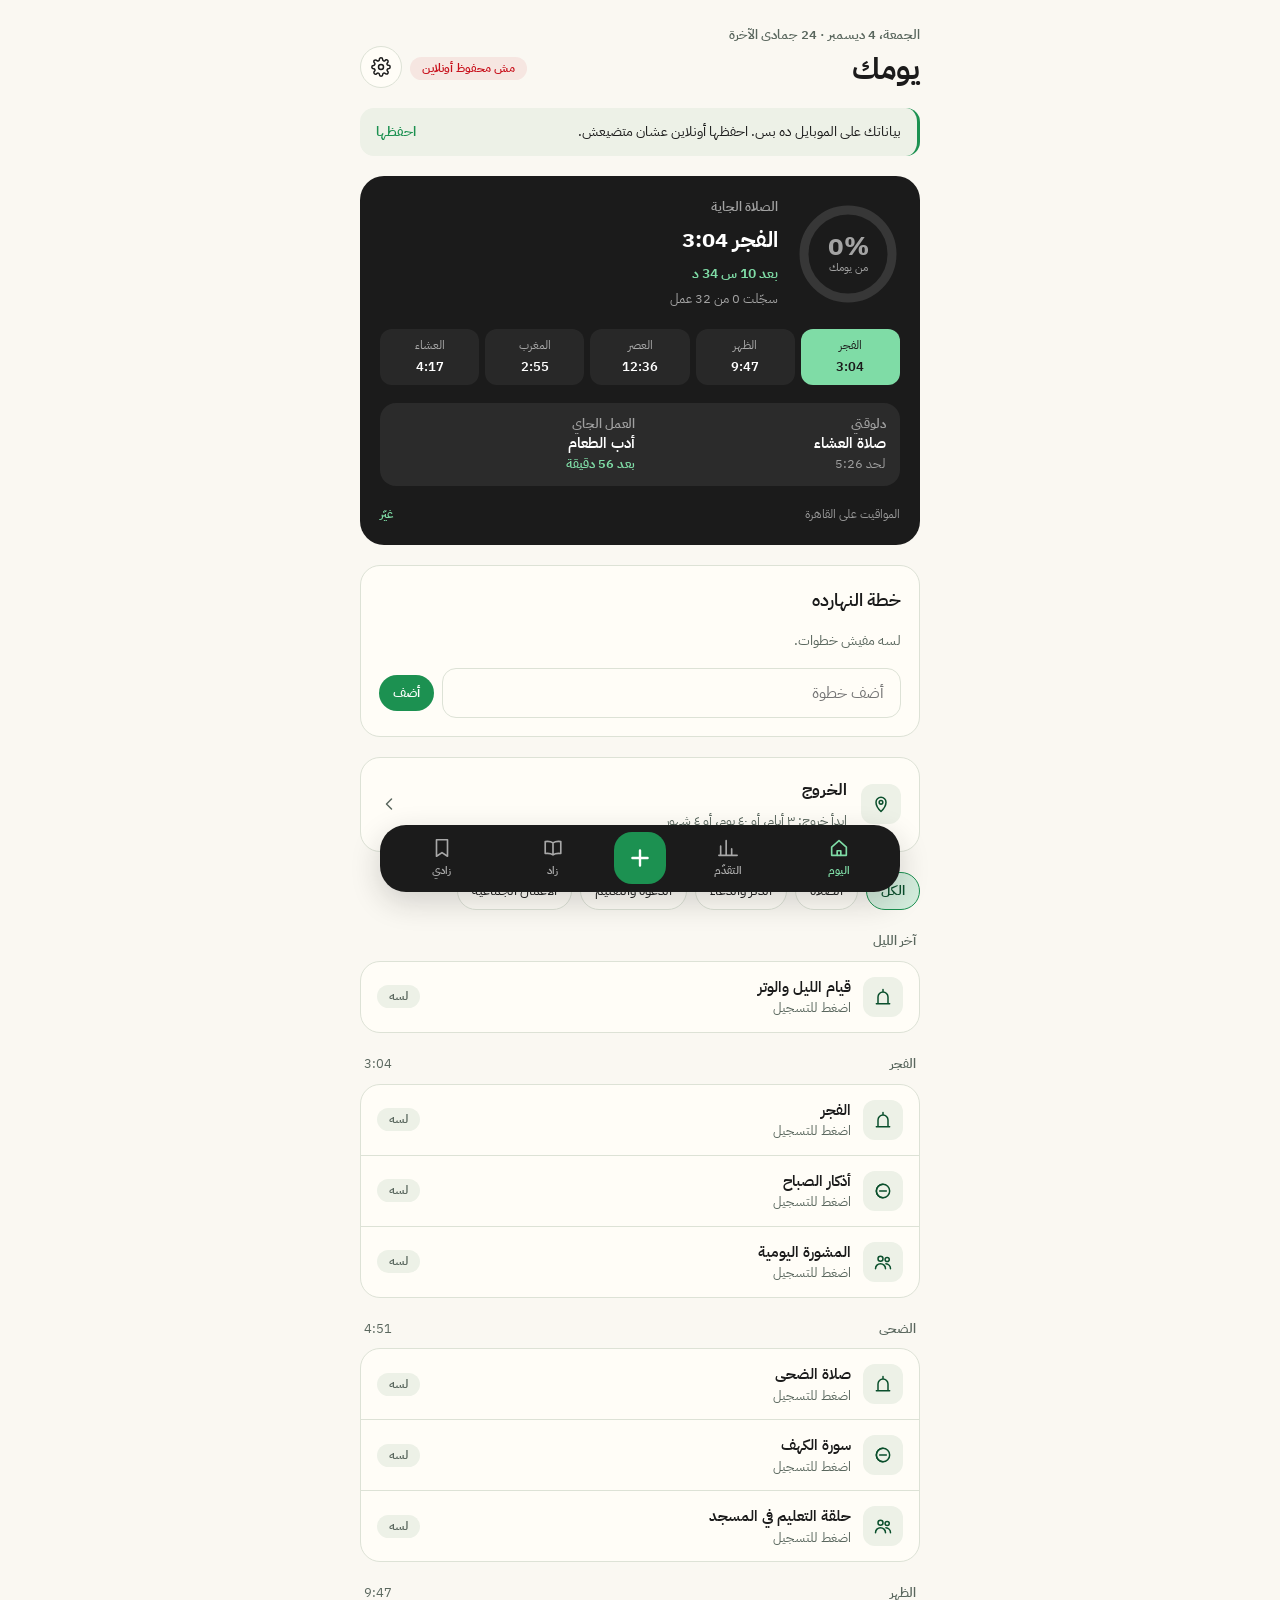
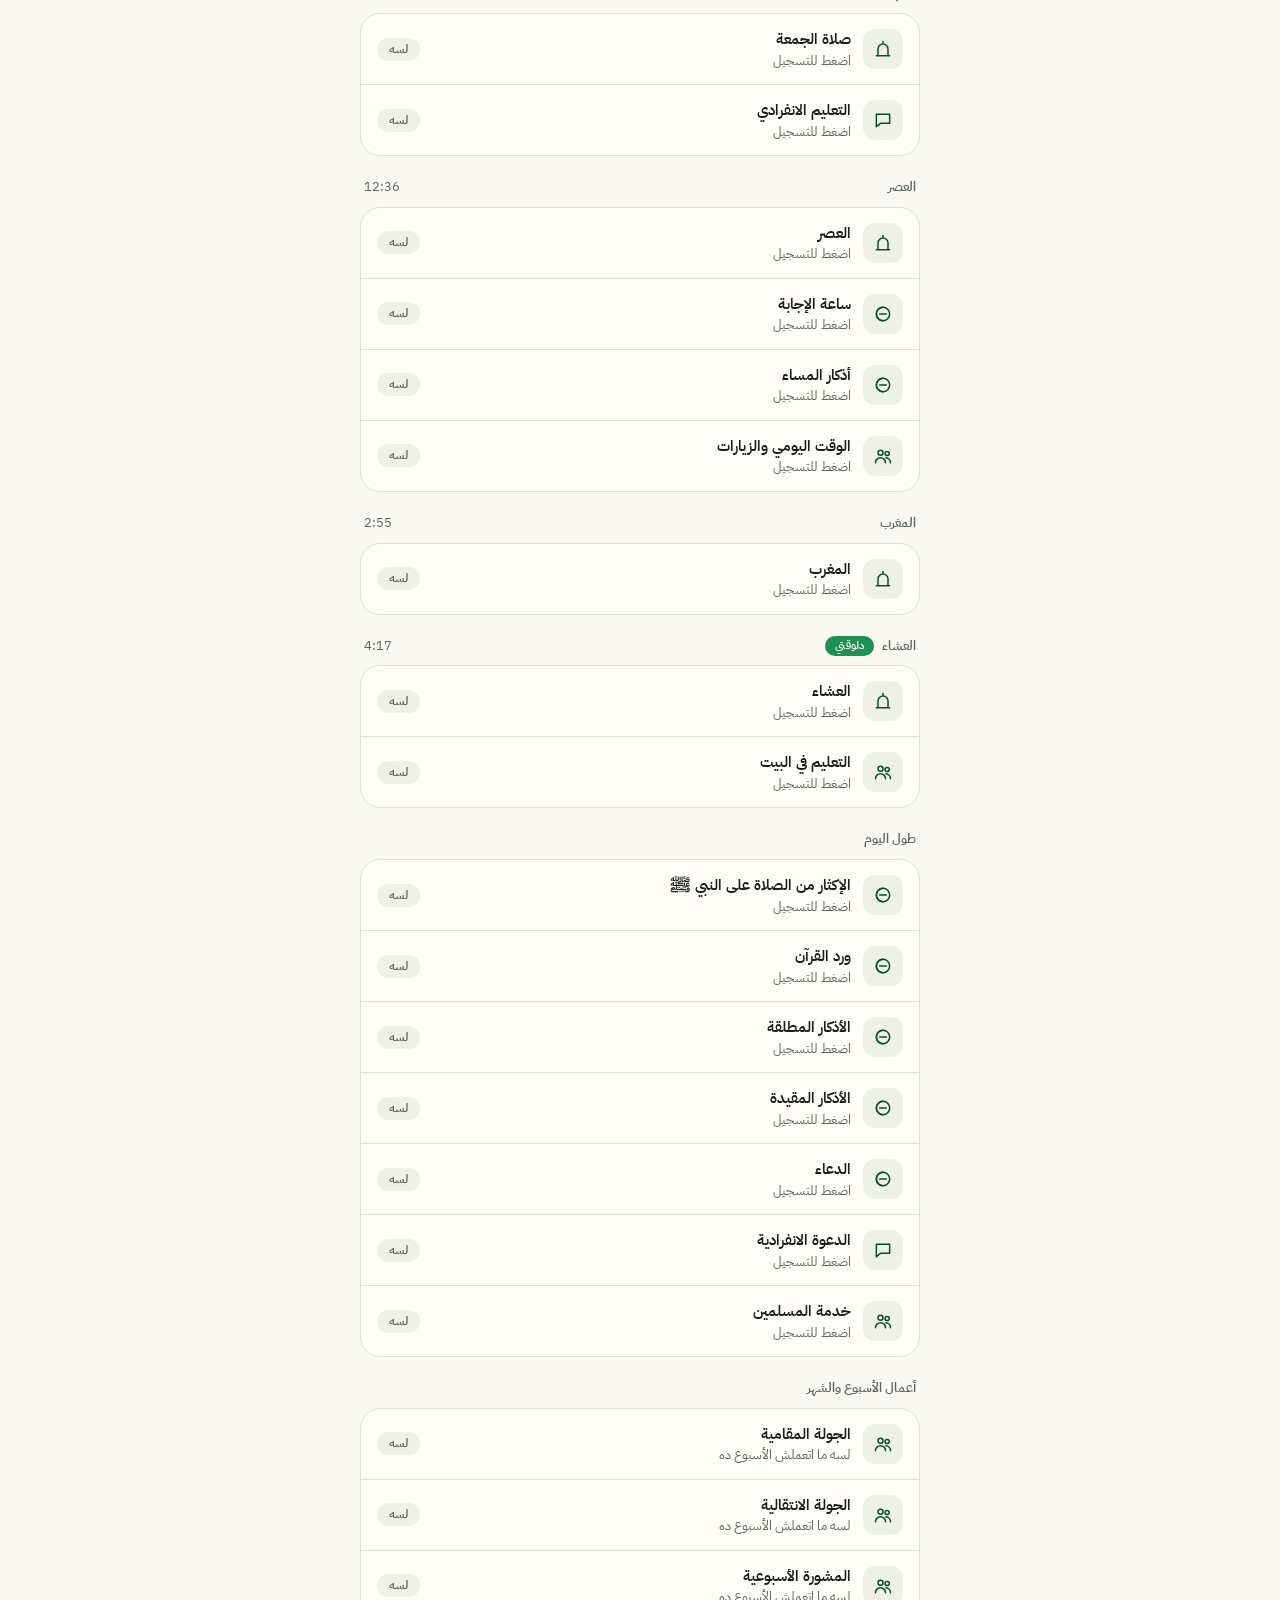
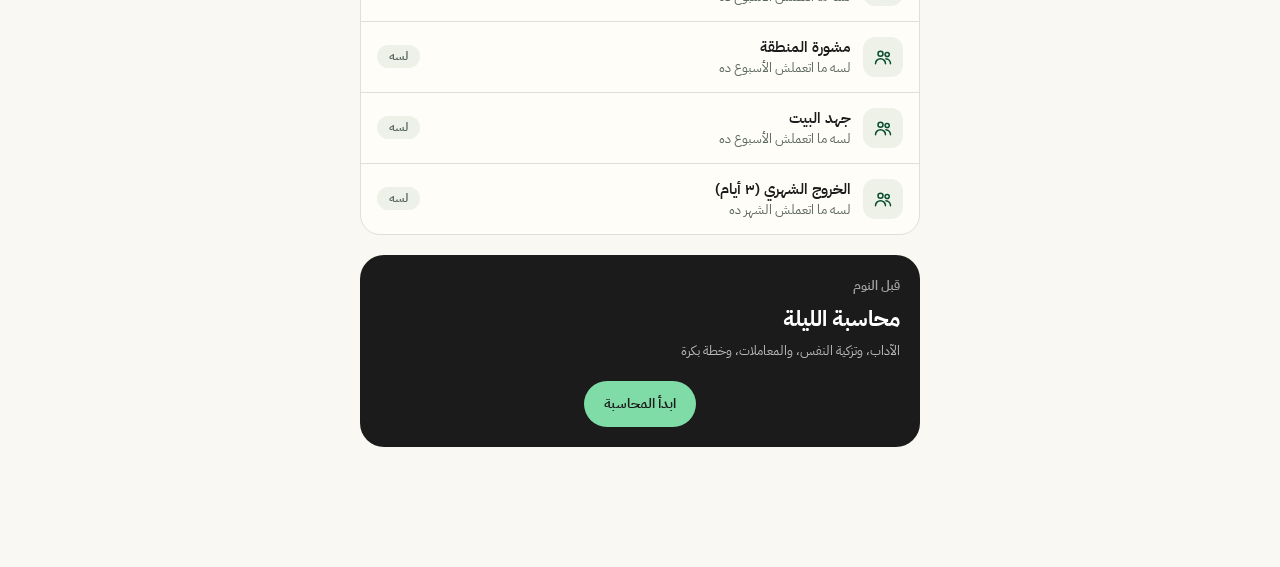
<file: index.html>
<!doctype html>
<html lang="ar" dir="rtl">
<head>
<meta charset="utf-8">
<meta name="viewport" content="width=device-width, initial-scale=1, maximum-scale=1, user-scalable=no, viewport-fit=cover">
<title>وقفة</title>
<meta name="apple-mobile-web-app-capable" content="yes">
<meta name="mobile-web-app-capable" content="yes">
<meta name="apple-mobile-web-app-title" content="وقفة">
<meta name="apple-mobile-web-app-status-bar-style" content="default">
<meta name="theme-color" content="#faf8f2">
<link rel="manifest" href="manifest.webmanifest">
<link rel="apple-touch-icon" href="icon-180.png">
<link rel="icon" href="icon-192.png">
<link rel="preconnect" href="https://fonts.googleapis.com">
<link rel="stylesheet" href="https://fonts.googleapis.com/css2?family=IBM+Plex+Sans+Arabic:wght@300;400;600;700&display=swap">
<link rel="stylesheet" href="app.css?v=2026-11-28b">
</head>
<body>
<main class="wrap" id="app"></main>
<nav class="tabs" aria-label="التنقل"><div>
  <button data-tab="today" aria-current="page"><svg viewBox="0 0 24 24" fill="none" stroke="currentColor" stroke-width="1.8" stroke-linecap="round" stroke-linejoin="round"><path d="M4 11l8-7 8 7v9H4z"/><path d="M10 20v-5h4v5"/></svg>اليوم</button>
  <button data-tab="progress"><svg viewBox="0 0 24 24" fill="none" stroke="currentColor" stroke-width="1.8" stroke-linecap="round" stroke-linejoin="round"><path d="M4 20V10M10 20V4M16 20v-7M22 20H2"/></svg>التقدّم</button>
  <button class="plus" data-act="quick" aria-label="إضافة سريعة"><svg viewBox="0 0 24 24" fill="none" stroke="currentColor" stroke-width="2.2" stroke-linecap="round"><path d="M12 5v14M5 12h14"/></svg></button>
  <button data-act="go-zad"><svg viewBox="0 0 24 24" fill="none" stroke="currentColor" stroke-width="1.8" stroke-linecap="round" stroke-linejoin="round"><path d="M12 6.5C10 5 7 4.5 3.5 5v13c3.5-.5 6.5 0 8.5 1.5 2-1.5 5-2 8.5-1.5V5C17 4.5 14 5 12 6.5zM12 6.5v13"/></svg>زاد</button>
  <button data-tab="zad"><svg viewBox="0 0 24 24" fill="none" stroke="currentColor" stroke-width="1.8" stroke-linecap="round" stroke-linejoin="round"><path d="M6 3h12v18l-6-4-6 4z"/></svg>زادي</button>
</div></nav>
<script src="app.js?v=2026-11-28b"></script>
<script>if('serviceWorker' in navigator){window.addEventListener('load',()=>{navigator.serviceWorker.register('sw.js').then(r=>{r.update();document.addEventListener('visibilitychange',()=>{if(!document.hidden)r.update()})}).catch(()=>{})});let had=!!navigator.serviceWorker.controller,done=false;navigator.serviceWorker.addEventListener('controllerchange',()=>{if(had&&!done){done=true;location.reload()}had=true})}</script>
</body>
</html>
</file>
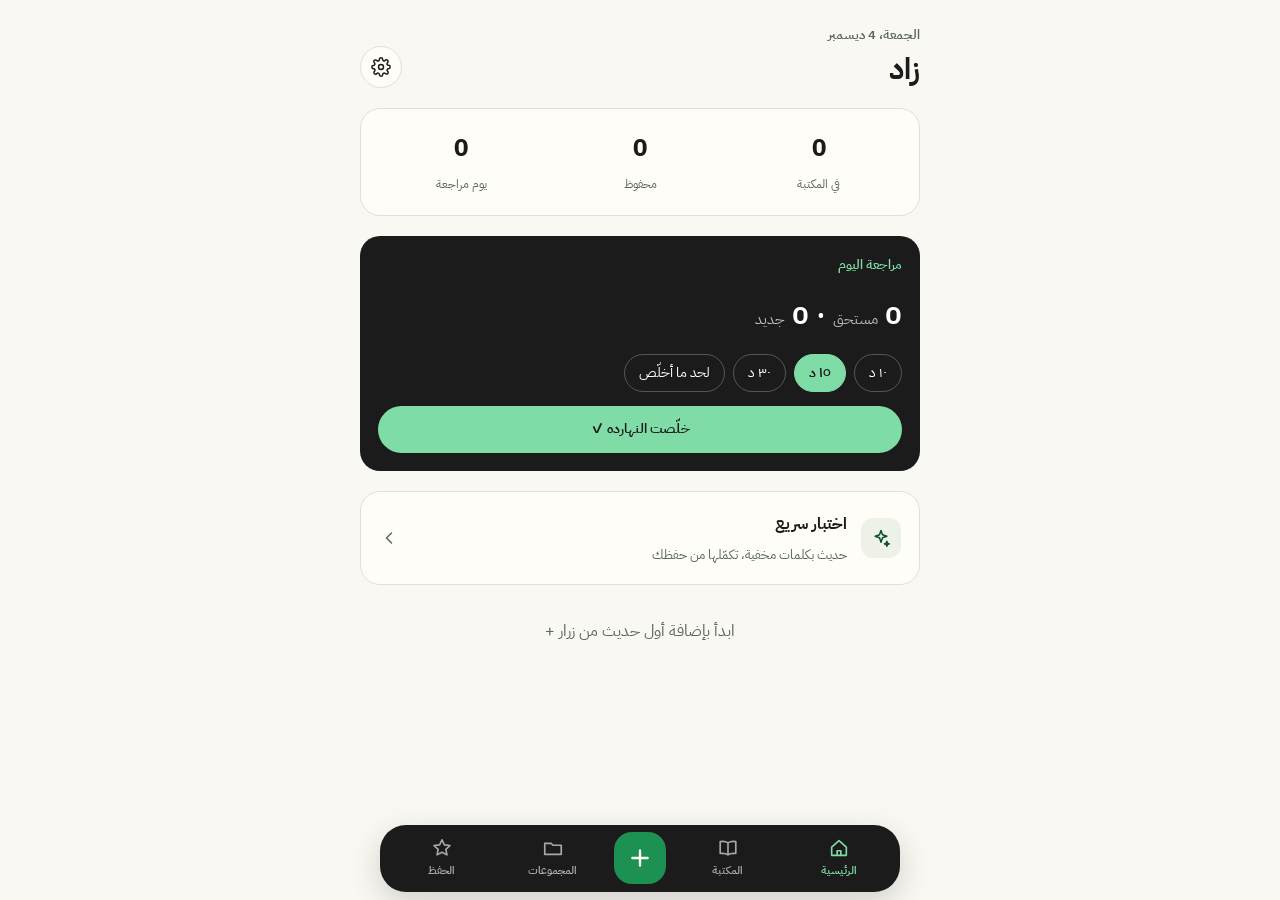
<file: zad/index.html>
<!doctype html>
<html lang="ar" dir="rtl">
<head>
<meta charset="utf-8">
<meta name="viewport" content="width=device-width, initial-scale=1, maximum-scale=1, user-scalable=no, viewport-fit=cover">
<title>زاد</title>
<meta name="apple-mobile-web-app-capable" content="yes">
<meta name="mobile-web-app-capable" content="yes">
<meta name="apple-mobile-web-app-title" content="زاد">
<meta name="apple-mobile-web-app-status-bar-style" content="default">
<meta name="theme-color" content="#faf8f2">
<link rel="manifest" href="manifest.webmanifest">
<link rel="apple-touch-icon" href="icon-180.png">
<link rel="icon" href="icon-192.png">
<link rel="preconnect" href="https://fonts.googleapis.com">
<link rel="stylesheet" href="https://fonts.googleapis.com/css2?family=IBM+Plex+Sans+Arabic:wght@300;400;600;700&display=swap">
<link rel="stylesheet" href="../app.css?v=2026-11-28b">
</head>
<body>
<main class="wrap" id="app"></main>
<nav class="tabs" aria-label="التنقل"><div>
  <button data-tab="zhome" aria-current="page"><svg viewBox="0 0 24 24" fill="none" stroke="currentColor" stroke-width="1.8" stroke-linecap="round" stroke-linejoin="round"><path d="M4 11l8-7 8 7v9H4z"/><path d="M10 20v-5h4v5"/></svg>الرئيسية</button>
  <button data-tab="lib"><svg viewBox="0 0 24 24" fill="none" stroke="currentColor" stroke-width="1.8" stroke-linecap="round" stroke-linejoin="round"><path d="M12 6.5C10 5 7 4.5 3.5 5v13c3.5-.5 6.5 0 8.5 1.5 2-1.5 5-2 8.5-1.5V5C17 4.5 14 5 12 6.5zM12 6.5v13"/></svg>المكتبة</button>
  <button class="plus" data-act="quick" aria-label="إضافة"><svg viewBox="0 0 24 24" fill="none" stroke="currentColor" stroke-width="2.2" stroke-linecap="round"><path d="M12 5v14M5 12h14"/></svg></button>
  <button data-tab="cols"><svg viewBox="0 0 24 24" fill="none" stroke="currentColor" stroke-width="1.8" stroke-linecap="round" stroke-linejoin="round"><path d="M3 7h7l2 2h9v10H3z"/></svg>المجموعات</button>
  <button data-tab="mem"><svg viewBox="0 0 24 24" fill="none" stroke="currentColor" stroke-width="1.8" stroke-linecap="round" stroke-linejoin="round"><path d="M12 3l2.6 5.6 6.1.7-4.5 4.2 1.2 6L12 16.6 6.6 19.5l1.2-6L3.3 9.3l6.1-.7z"/></svg>الحفظ</button>
</div></nav>
<script>window.APP="zad"</script><script src="../app.js?v=2026-11-28b"></script>
<script>if('serviceWorker' in navigator){window.addEventListener('load',()=>{navigator.serviceWorker.register('sw.js').then(r=>{r.update();document.addEventListener('visibilitychange',()=>{if(!document.hidden)r.update()})}).catch(()=>{})});let had=!!navigator.serviceWorker.controller,done=false;navigator.serviceWorker.addEventListener('controllerchange',()=>{if(had&&!done){done=true;location.reload()}had=true})}</script>
</body>
</html>
</file>
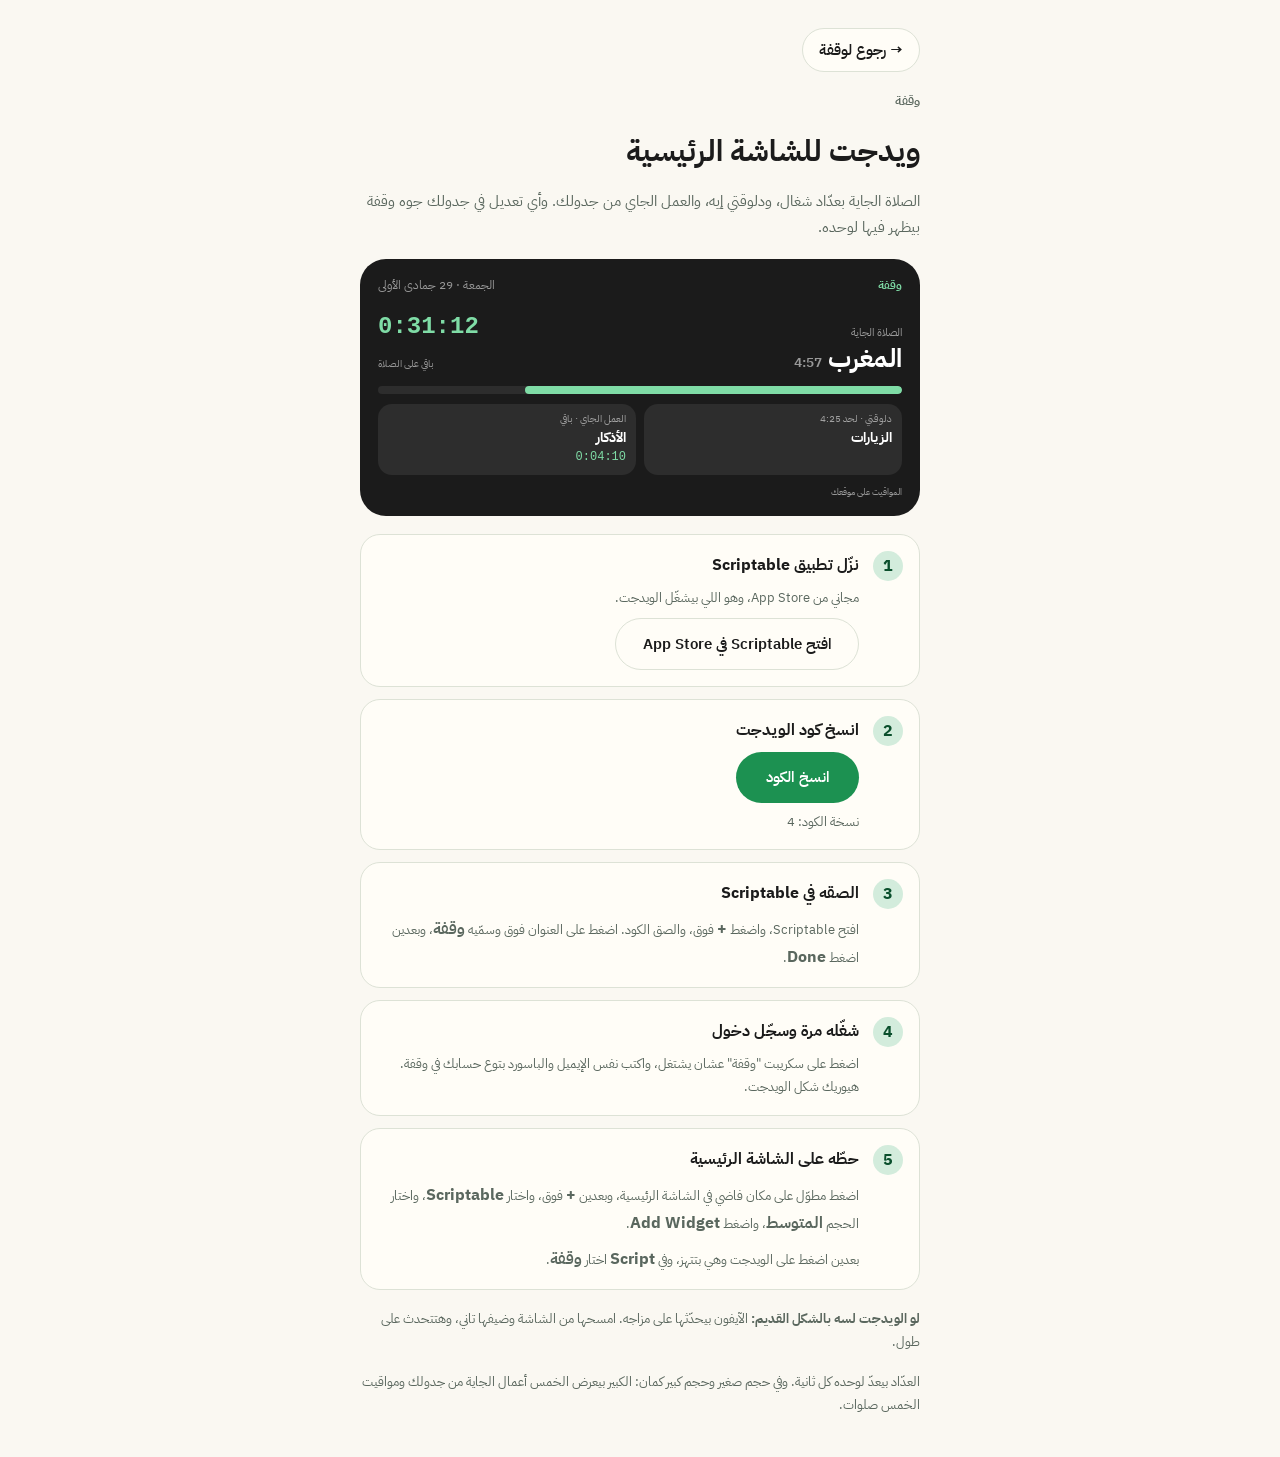
<file: widget.html>
<!doctype html>
<html lang="ar" dir="rtl">
<head>
<meta charset="utf-8">
<meta name="viewport" content="width=device-width, initial-scale=1, maximum-scale=1, user-scalable=no, viewport-fit=cover">
<title>ويدجت وقفة</title>
<meta name="theme-color" content="#faf8f2">
<link rel="stylesheet" href="https://fonts.googleapis.com/css2?family=IBM+Plex+Sans+Arabic:wght@400;600;700&display=swap">
<style>
:root{--ink:#1b1b1b;--cream:#faf8f2;--fog:#edf1e7;--white:#fffdf7;--forest:#1c9151;--forest-deep:#0a4f2c;--lime:#d3ecdc;--line:#dde2d6;--muted:#5a675e;--neon:#7fdca6}
*{box-sizing:border-box}
body{margin:0;background:var(--cream);color:var(--ink);font-family:'IBM Plex Sans Arabic',system-ui,sans-serif;line-height:1.75;padding:env(safe-area-inset-top,0) 16px 40px}
main{max-width:560px;margin:0 auto;padding-top:28px;display:flex;flex-direction:column;gap:18px}
.eyebrow{font-size:13px;font-weight:600;color:var(--muted)}
h1{font-size:30px;margin:0;line-height:1.3}
p{margin:0}.lead{color:var(--muted);font-size:15px}
.wg{background:var(--ink);color:#fff;border-radius:26px;padding:16px 18px;display:flex;flex-direction:column;gap:10px;font-variant-numeric:tabular-nums}
.wg .hd{display:flex;justify-content:space-between;font-size:12px;color:rgba(255,255,255,.55)}.wg .hd b{color:var(--neon)}
.wg .hero{display:flex;justify-content:space-between;align-items:flex-end}
.wg .hero .r span{display:block;font-size:11px;color:rgba(255,255,255,.55)}.wg .hero .r b{font-size:26px;line-height:1.2}.wg .hero .r small{font-size:14px;color:rgba(255,255,255,.55);font-weight:600;margin-inline-start:6px}
.wg .hero .l{text-align:left}.wg .hero .l b{display:block;color:var(--neon);font-size:24px;font-family:ui-monospace,monospace;direction:ltr}.wg .hero .l span{font-size:10px;color:rgba(255,255,255,.55)}
.wg .bar{height:8px;border-radius:4px;background:rgba(255,255,255,.08);overflow:hidden;display:flex;justify-content:flex-start}.wg .bar i{width:72%;background:var(--neon);border-radius:4px}
.wg .cells{display:grid;grid-template-columns:1fr 1fr;gap:8px}.wg .cells div{background:rgba(255,255,255,.08);border-radius:14px;padding:8px 10px;line-height:1.45}
.wg .cells span{display:block;font-size:10px;color:rgba(255,255,255,.55)}.wg .cells b{font-size:14px}.wg .cells em{display:block;font-style:normal;color:var(--neon);font-size:12px;font-family:ui-monospace,monospace;direction:rtl;text-align:right}
.wg .ft{font-size:9px;color:rgba(255,255,255,.55);text-align:right}
ol{margin:0;padding:0;list-style:none;display:flex;flex-direction:column;gap:12px;counter-reset:s}
li{background:var(--white);border:1px solid var(--line);border-radius:20px;padding:16px 16px 16px 16px;display:flex;gap:14px;counter-increment:s}
li::before{content:counter(s);flex:0 0 30px;height:30px;border-radius:50%;background:var(--lime);color:var(--forest-deep);font-weight:700;display:grid;place-items:center}
li div{display:flex;flex-direction:column;gap:8px;min-width:0}
li b{font-size:16px}
.btn{display:block;text-align:center;border:0;border-radius:999px;background:var(--forest);color:#fff;font:inherit;font-weight:600;font-size:15px;padding:12px 20px;text-decoration:none}
.btn.ghost{background:var(--white);color:var(--ink);border:1px solid var(--line)}
.ok{background:var(--lime);color:var(--forest-deep);border-radius:14px;padding:10px 14px;font-size:14px;font-weight:600}
textarea{width:100%;height:120px;border:1px solid var(--line);border-radius:14px;padding:10px;font-size:12px;direction:ltr}
.note{font-size:13px;color:var(--muted)}
</style>
</head>
<body>
<main>
  <a class="btn ghost" href="./" style="align-self:flex-start;padding:8px 16px">→ رجوع لوقفة</a>
  <span class="eyebrow">وقفة</span>
  <h1>ويدجت للشاشة الرئيسية</h1>
  <p class="lead">الصلاة الجاية بعدّاد شغال، ودلوقتي إيه، والعمل الجاي من جدولك. وأي تعديل في جدولك جوه وقفة بيظهر فيها لوحده.</p>
  <div class="wg" aria-label="شكل الويدجت">
    <div class="hd"><b>وقفة</b><span>الجمعة · 29 جمادى الأولى</span></div>
    <div class="hero"><div class="r"><span>الصلاة الجاية</span><b>المغرب</b><small>4:57</small></div><div class="l"><b>0:31:12</b><span>باقي على الصلاة</span></div></div>
    <div class="bar"><i></i></div>
    <div class="cells"><div><span>دلوقتي · لحد 4:25</span><b>الزيارات</b></div><div><span>العمل الجاي · باقي</span><b>الأذكار</b><em>0:04:10</em></div></div>
    <div class="ft">المواقيت على موقعك</div></div>
  <ol>
    <li><div><b>نزّل تطبيق Scriptable</b><p class="note">مجاني من App Store، وهو اللي بيشغّل الويدجت.</p><a class="btn ghost" href="https://apps.apple.com/app/scriptable/id1405459188">افتح Scriptable في App Store</a></div></li>
    <li><div><b>انسخ كود الويدجت</b><button class="btn" id="copy">انسخ الكود</button><p class="note" id="ver">بنجيب الكود…</p><p class="ok" id="done" hidden>اتنسخ ✓ روح للخطوة الجاية</p><textarea id="box" hidden readonly></textarea></div></li>
    <li><div><b>الصقه في Scriptable</b><p class="note">افتح Scriptable، واضغط <b>+</b> فوق، والصق الكود. اضغط على العنوان فوق وسمّيه <b>وقفة</b>، وبعدين اضغط <b>Done</b>.</p></div></li>
    <li><div><b>شغّله مرة وسجّل دخول</b><p class="note">اضغط على سكريبت "وقفة" عشان يشتغل، واكتب نفس الإيميل والباسورد بتوع حسابك في وقفة. هيوريك شكل الويدجت.</p></div></li>
    <li><div><b>حطّه على الشاشة الرئيسية</b><p class="note">اضغط مطوّل على مكان فاضي في الشاشة الرئيسية، وبعدين <b>+</b> فوق، واختار <b>Scriptable</b>، واختار الحجم <b>المتوسط</b>، واضغط <b>Add Widget</b>.</p>
      <p class="note">بعدين اضغط على الويدجت وهي بتتهز، وفي <b>Script</b> اختار <b>وقفة</b>.</p></div></li>
  </ol>
  <p class="note"><b>لو الويدجت لسه بالشكل القديم:</b> الآيفون بيحدّثها على مزاجه. امسحها من الشاشة وضيفها تاني، وهتتحدث على طول.</p><p class="note">العدّاد بيعدّ لوحده كل ثانية. وفي حجم صغير وحجم كبير كمان: الكبير بيعرض الخمس أعمال الجاية من جدولك ومواقيت الخمس صلوات.</p>
</main>
<script>
let code='';const U=()=>'widget.js?v='+Date.now();fetch(U(),{cache:'no-store'}).then(r=>r.text()).then(t=>{code=t;const m=t.match(/const VER=(\d+);/);document.getElementById('ver').textContent=m?'نسخة الكود: '+m[1]:'نسخة الكود: قديمة، اقفل الصفحة وافتحها تاني بعد دقيقة'}).catch(()=>{});
document.getElementById('copy').addEventListener('click',async()=>{
  if(!code){try{code=await (await fetch(U(),{cache:'no-store'})).text()}catch(e){}}
  try{await navigator.clipboard.writeText(code);document.getElementById('done').hidden=false}
  catch(e){const b=document.getElementById('box');b.hidden=false;b.value=code;b.focus();b.select();document.getElementById('done').hidden=false;document.getElementById('done').textContent='حدّد الكود اللي في الخانة وانسخه'}});
</script>
</body>
</html>
</file>
<file: app.css>
:root{
  --ink:#1b1b1b;--cream:#faf8f2;--fog:#edf1e7;--white:#fffdf7;--forest:#1c9151;--forest-deep:#0a4f2c;
  --lime:#d3ecdc;--amber:#fbe7c2;--line:#dde2d6;--muted:#5a675e;--neon:#7fdca6;--alert:#c8101b;
  --ease:cubic-bezier(0.22,1,0.36,1);--font:'IBM Plex Sans Arabic','IBM Plex Sans',system-ui,-apple-system,sans-serif;
  --safe-b:env(safe-area-inset-bottom,0px);
}
*{box-sizing:border-box;-webkit-tap-highlight-color:transparent}
html{-webkit-text-size-adjust:100%;touch-action:manipulation}
body{margin:0;background:var(--cream);color:var(--ink);font-family:var(--font);font-size:16px;line-height:1.75;
  padding:env(safe-area-inset-top,0px) max(16px,env(safe-area-inset-right,0px)) 0 max(16px,env(safe-area-inset-left,0px))}
body.lock{overflow:hidden}
button,input,textarea,select{font:inherit;color:inherit}
input,textarea,select{font-size:16px!important}
button{cursor:pointer;background:none;border:0;padding:0}
[hidden]{display:none!important}
:focus-visible{outline:2px solid var(--ink);outline-offset:3px}
bdi{unicode-bidi:isolate}
.wrap{max-width:560px;margin:0 auto;padding:24px 0 calc(120px + var(--safe-b));display:flex;flex-direction:column;gap:20px}
h1,h2,h3,p{margin:0}
.eyebrow{font-size:13px;font-weight:600;color:var(--muted)}
.title{font-size:30px;font-weight:700;line-height:1.3}
.lead{color:var(--muted);font-size:14px}
.top{display:flex;align-items:flex-end;justify-content:space-between;gap:12px}
.top .tt{display:flex;flex-direction:column;gap:2px;min-width:0}
.iconbtn{width:42px;height:42px;border-radius:50%;border:1px solid var(--line);background:var(--white);display:grid;place-items:center;flex:0 0 42px;color:var(--ink)}
.iconbtn svg{width:20px;height:20px}
.back{display:flex;align-items:center;gap:10px}
.card{background:var(--white);border:1px solid var(--line);border-radius:20px;padding:18px;display:flex;flex-direction:column;gap:14px}
.card h2{font-size:18px;font-weight:600}
.ch{display:flex;align-items:center;justify-content:space-between;gap:10px}
.muted{color:var(--muted)}.small{font-size:13px}
.btn{border-radius:999px;font-weight:600;font-size:14px;padding:11px 20px;background:var(--forest);color:#fff;transition:background .2s}
.btn:active{background:var(--forest-deep)}
.btn.ghost{background:var(--white);color:var(--ink);border:1px solid var(--line)}
.btn.sm{padding:7px 14px;font-size:13px}
.btn.block{width:100%}
.btn.danger{background:none;color:var(--alert);border:1px solid var(--line)}
.link{color:var(--forest);font-weight:600;font-size:14px}
.badge{display:inline-block;border-radius:999px;padding:1px 12px;font-size:12px;font-weight:600;white-space:nowrap;background:var(--fog);color:var(--muted)}
.badge.done{background:var(--lime);color:var(--forest-deep)}.badge.part{background:var(--amber);color:#7a4b00}.badge.miss{background:rgba(200,16,27,.08);color:var(--alert)}
.badge.ink{background:var(--ink);color:#fff}
.notice{border-radius:14px;border-inline-start:3px solid var(--forest);background:var(--fog);padding:12px 16px;font-size:14px;display:flex;justify-content:space-between;align-items:center;gap:10px}
.inp{width:100%;border-radius:14px;border:1px solid var(--line);background:var(--white);padding:10px 16px;outline:0;transition:border .2s,box-shadow .2s}
.inp:focus{border-color:var(--forest);box-shadow:0 0 0 4px rgba(28,145,81,.15)}
textarea.inp{min-height:84px;resize:vertical;line-height:1.7;flex-shrink:0}
.sh-b>*{flex-shrink:0}
select.inp{appearance:none;-webkit-appearance:none;background-image:url("data:image/svg+xml,%3Csvg xmlns='http://www.w3.org/2000/svg' viewBox='0 0 12 8'%3E%3Cpath d='M1 1.5l5 5 5-5' fill='none' stroke='%235a675e' stroke-width='1.8' stroke-linecap='round' stroke-linejoin='round'/%3E%3C/svg%3E");background-position:left 16px center;background-size:12px 8px;background-repeat:no-repeat;padding-left:38px}
.row-in{display:flex;gap:8px;align-items:center}
.row-in .inp{flex:1;min-width:0}
/* hero */
.hero{background:var(--ink);color:#fff;border-radius:24px;padding:20px;display:grid;grid-template-columns:auto 1fr;gap:18px;align-items:center}
.ring{position:relative;width:104px;height:104px}
.ring svg{width:104px;height:104px;transform:rotate(-90deg)}
.ring circle{fill:none;stroke-width:9;stroke-linecap:round}
.ring .bg{stroke:rgba(255,255,255,.12)}.ring .fg{stroke:var(--neon);transition:stroke-dashoffset .9s var(--ease)}
.ring .v{position:absolute;inset:0;display:grid;place-items:center;text-align:center;line-height:1.1}
.ring .v b{font-size:26px;font-weight:700}.ring .v span{font-size:11px;color:rgba(255,255,255,.6)}
.hero .np{display:flex;flex-direction:column;gap:2px;min-width:0}
.hero .np .eyebrow{color:rgba(255,255,255,.6)}
.hero .np b{font-size:22px;font-weight:700}
.hero .np .cd{color:var(--neon);font-weight:600;font-size:14px}
.hero .times{grid-column:1/-1;display:grid;grid-template-columns:repeat(5,1fr);gap:6px;text-align:center;font-size:12px;color:rgba(255,255,255,.6)}
.hero .times div{border-radius:12px;padding:6px 0;background:rgba(255,255,255,.06)}
.hero .times b{display:block;color:#fff;font-size:13px;font-weight:600}
.hero .times .cur{background:var(--neon);color:var(--ink)}.hero .times .cur b{color:var(--ink)}
.hero .mine{grid-column:1/-1;background:rgba(127,220,166,.12);border-radius:14px;padding:10px 14px;font-size:14px}
.hero .mine b{color:var(--neon)}
.hero .ready{grid-column:1/-1;display:flex;justify-content:space-between;align-items:center;gap:10px;background:rgba(255,255,255,.08);border-radius:14px;padding:10px 14px;font-size:14px}
/* checklist */
.check{display:flex;align-items:flex-start;gap:12px;padding:10px 0;border-top:1px solid var(--line)}
.check:first-of-type{border-top:0}
.tick{width:26px;height:26px;flex:0 0 26px;border-radius:8px;border:1.5px solid var(--line);display:grid;place-items:center;margin-top:2px;transition:all .2s var(--ease)}
.tick svg{width:16px;height:16px;opacity:0;color:#fff}
.tick[aria-pressed="true"]{background:var(--forest);border-color:var(--forest)}.tick[aria-pressed="true"] svg{opacity:1}
.check .t{flex:1;min-width:0;display:flex;flex-direction:column}
.check.done .t>span:first-child{color:var(--muted);text-decoration:line-through}
.x{color:var(--muted);width:30px;height:30px;display:grid;place-items:center;border-radius:50%;flex:0 0 30px}
.x svg{width:16px;height:16px}
.meter{height:6px;border-radius:3px;background:var(--fog);overflow:hidden}
.meter i{display:block;height:100%;background:var(--forest);border-radius:3px;transition:width .6s var(--ease)}
/* filters */
.filters{display:flex;gap:8px;overflow-x:auto;scrollbar-width:none;margin-inline:-16px;padding-inline:16px}
.filters::-webkit-scrollbar{display:none}
.chip{border:1px solid var(--line);background:var(--white);border-radius:999px;padding:6px 14px;font-size:14px;white-space:nowrap;transition:all .2s var(--ease)}
.chip[aria-pressed="true"]{background:var(--lime);border-color:var(--forest);color:var(--forest-deep);font-weight:600}
.chips{display:flex;flex-wrap:wrap;gap:8px}
/* timeline */
.slot{display:flex;flex-direction:column;gap:8px}
.slot-h{display:flex;align-items:center;gap:8px;font-size:13px;font-weight:600;color:var(--muted);padding-inline:4px}
.slot-h .tm{margin-inline-start:auto;font-weight:400}
.slot-h .now{background:var(--forest);color:#fff;border-radius:999px;padding:0 10px;font-size:11px}
.list{background:var(--white);border:1px solid var(--line);border-radius:20px;overflow:hidden}
.row{display:flex;align-items:center;gap:12px;width:100%;padding:14px 16px;text-align:start;border-top:1px solid var(--line);transition:background .15s}
.row:first-child{border-top:0}
.row:active{background:var(--fog)}
.ic{width:40px;height:40px;flex:0 0 40px;border-radius:12px;background:var(--fog);display:grid;place-items:center;color:var(--forest-deep)}
.ic svg{width:20px;height:20px}
.row.st-done .ic{background:var(--lime)}
.row .t{flex:1;min-width:0;display:flex;flex-direction:column;line-height:1.5}
.row .t b{font-weight:600;font-size:15px}
.row .t span{font-size:13px;color:var(--muted);white-space:nowrap;overflow:hidden;text-overflow:ellipsis}
/* sheet */
.scrim{position:fixed;inset:0;background:rgba(27,27,27,.4);z-index:50;display:flex;align-items:flex-end;justify-content:center;animation:fade .2s}
.sheet{background:var(--cream);width:100%;max-width:600px;max-height:94vh;border-radius:28px 28px 0 0;display:flex;flex-direction:column;animation:up .35s var(--ease)}
.sheet .sh-h{padding:10px 20px 12px;display:flex;flex-direction:column;gap:4px;border-bottom:1px solid var(--line)}
.sheet .grab{width:40px;height:5px;border-radius:3px;background:var(--line);margin:0 auto 8px}
.sheet .sh-h .title{font-size:22px}
.sheet .sh-b{overflow:auto;padding:18px 20px;display:flex;flex-direction:column;gap:22px;overscroll-behavior:contain}
.sheet .sh-f{padding:12px 20px calc(12px + var(--safe-b));border-top:1px solid var(--line);display:flex;gap:10px;background:var(--cream)}
.sheet .sh-f .btn{flex:1}
@keyframes up{from{transform:translateY(40px);opacity:.4}}@keyframes fade{from{opacity:0}}
.sec{display:flex;flex-direction:column;gap:16px}
.sec>h3{font-size:13px;font-weight:600;color:var(--muted)}
.sec.heart>h3{color:var(--forest-deep)}
.sec.heart{background:var(--white);border:1px solid var(--line);border-radius:20px;padding:16px}
.fld{display:flex;flex-direction:column;gap:8px}
.fld>label,.fld>.lb{font-size:14px;font-weight:600}
/* segmented */
.seg{display:grid;grid-auto-flow:column;grid-auto-columns:1fr;background:var(--fog);border-radius:999px;padding:4px;gap:4px}
.seg button{border-radius:999px;padding:8px 6px;font-size:14px;line-height:1.35;color:var(--ink);transition:all .25s var(--ease)}
.seg button[aria-pressed="true"]{background:var(--forest);color:#fff;font-weight:600}
.seg.long{grid-auto-flow:row;grid-auto-columns:auto;border-radius:18px}
.seg.long button{border-radius:14px;text-align:start;padding:10px 14px}
/* stepper */
.stepper{display:flex;align-items:center;gap:12px}
.stepper button.sb{width:46px;height:46px;border-radius:50%;border:1px solid var(--line);background:var(--white);font-size:24px;line-height:1;display:grid;place-items:center}
.stepper input{width:90px;text-align:center;font-size:28px!important;font-weight:700;border:0;background:none;padding:0;outline:0;-moz-appearance:textfield}
.stepper input::-webkit-inner-spin-button{display:none}
.stepper .u{color:var(--muted);font-size:14px}
.quick{display:flex;gap:8px}
.crow{display:flex;align-items:center;gap:10px;padding:10px 0;border-top:1px solid var(--line)}
.crow:first-of-type{border-top:0}
.crow .n{flex:1;font-size:15px}
.crow .mini{display:flex;align-items:center;gap:6px}
.crow .mini button{width:34px;height:34px;border-radius:50%;border:1px solid var(--line);background:var(--white);font-size:18px}
.crow .mini input{width:58px;text-align:center;border:1px solid var(--line);border-radius:10px;background:var(--white);padding:4px;font-weight:600}
.crow .g{font-size:12px;color:var(--muted);width:44px}
.crow .g.ok{color:var(--forest);font-weight:600}
.kbt{display:flex;align-items:center;justify-content:space-between;gap:8px}
.tools{display:flex;align-items:center;gap:8px}
.tool{width:40px;height:40px;border-radius:12px;border:1px solid var(--line);background:var(--white);display:grid;place-items:center;color:var(--ink);cursor:pointer;transition:all .2s var(--ease)}
.tool svg{width:20px;height:20px}.tool:active{background:var(--fog)}
.tool.off{opacity:.35;pointer-events:none}
.tool.rec{background:var(--alert);border-color:var(--alert);color:#fff;animation:pulse 1.4s ease-in-out infinite}
@keyframes pulse{0%,100%{box-shadow:0 0 0 0 rgba(200,16,27,.35)}50%{box-shadow:0 0 0 8px rgba(200,16,27,0)}}
.busytxt{font-size:12px;color:var(--muted);display:inline-flex;align-items:center;gap:6px;font-variant-numeric:tabular-nums}
.busytxt.rect{color:var(--alert);font-weight:600}
.spin{display:none}
@keyframes spin{to{transform:rotate(360deg)}}
.missbtn{align-self:flex-start;color:var(--muted);font-size:13px;text-decoration:underline}
/* review wizard */
.wz-bar{display:flex;gap:4px}
.wz-bar i{flex:1;height:4px;border-radius:2px;background:var(--line);transition:background .3s}
.wz-bar i.on{background:var(--forest)}
.wz-nav{position:fixed;inset:auto 0 0 0;padding:12px max(16px,env(safe-area-inset-right,0px)) calc(14px + var(--safe-b));background:linear-gradient(transparent,var(--cream) 30%);display:flex;justify-content:center;z-index:30}
.wz-nav div{display:flex;gap:10px;width:100%;max-width:560px}
.wz-nav .btn{flex:1}
.stats{display:grid;grid-template-columns:repeat(3,1fr);gap:8px}
.stat{background:var(--fog);border-radius:16px;padding:12px;display:flex;flex-direction:column;gap:2px}
.stat b{font-size:22px;font-weight:700}.stat span{font-size:12px;color:var(--muted)}
.point{display:flex;flex-direction:column;gap:8px;padding-top:14px;border-top:1px solid var(--line)}
.point:first-of-type{border-top:0;padding-top:0}
.point b{font-weight:600;font-size:15px}
/* progress */
.cal{display:grid;grid-template-columns:repeat(7,1fr);gap:6px;text-align:center}
.cal .dn{font-size:11px;color:var(--muted)}
.cal button{aspect-ratio:1;border-radius:10px;font-size:13px;font-weight:600;background:var(--fog);color:var(--muted)}
.cal button.l1{background:#e6f2ea;color:var(--forest-deep)}.cal button.l2{background:var(--lime);color:var(--forest-deep)}
.cal button.l3{background:var(--neon);color:var(--forest-deep)}.cal button.l4{background:var(--forest);color:#fff}
.cal button.today{outline:2px solid var(--ink);outline-offset:1px}
.cal button.fut{opacity:.35}
.chart{display:flex;flex-direction:column;gap:6px;padding-top:14px;border-top:1px solid var(--line)}
.chart:first-of-type{border-top:0;padding-top:0}
.chart .ch b{font-size:20px}
.spark{width:100%;height:56px;overflow:visible}
.spark polyline{fill:none;stroke:var(--forest);stroke-width:2.5;stroke-linecap:round;stroke-linejoin:round;vector-effect:non-scaling-stroke}
.spark .area{fill:var(--lime);opacity:.6;stroke:none}
.spark .base{stroke:var(--line);stroke-width:1;vector-effect:non-scaling-stroke}
.insight{display:flex;flex-direction:column;gap:8px}
.ib{width:36px;height:36px;border-radius:12px;border:1px solid var(--line);background:var(--white);display:grid;place-items:center;color:var(--ink);flex:0 0 36px}.ib svg{width:18px;height:18px}
.ib.lt{background:rgba(255,255,255,.08);border-color:rgba(255,255,255,.25);color:#fff}
.btn.icon{width:52px;padding:0;display:grid;place-items:center;flex:0 0 52px!important}.btn.icon svg{width:20px;height:20px}
.hd-act{display:inline-flex;align-items:center;gap:8px}
.vt{font-size:19px}
.rl{display:flex;flex-direction:column;gap:2px;text-align:start;padding:10px 0;border-bottom:1px solid var(--line);width:100%}.rl .if{font-size:14px;color:var(--muted)}.rl .th{font-weight:600}
.prog{display:grid;grid-template-columns:repeat(3,1fr);text-align:center}.prog b{font-size:24px;font-variant-numeric:tabular-nums;display:block}.prog small{font-size:12px;color:var(--muted)}.prog span{font-size:12px;color:var(--muted)}
.note-c{display:flex;flex-direction:column;gap:2px;border-inline-start:3px solid var(--forest);background:var(--fog);border-radius:12px;padding:10px 14px;font-size:14px}
.pk{gap:12px}.pk .ck{flex:0 0 24px;height:24px;border-radius:8px;border:1.5px solid var(--line);display:grid;place-items:center}.pk .ck svg{width:14px;height:14px}.pk.on .ck{background:var(--forest);border-color:var(--forest);color:#fff}.pk .t b{font-weight:400;font-size:15px}
.link.danger{color:var(--alert)}
.qz{font-size:19px;line-height:2.3}.qb{display:inline-block;min-width:44px;border-bottom:2px solid var(--forest);color:var(--forest);background:var(--lime);border-radius:6px;padding:0 6px;font-weight:700;margin:0 2px}
.rtw{position:sticky;top:-1px;z-index:3;background:var(--cream);padding:4px 0 6px;display:flex;flex-direction:column;gap:6px}
.rtb{display:flex;gap:4px;overflow-x:auto;scrollbar-width:none;align-items:center;padding-bottom:2px}.rtb::-webkit-scrollbar{display:none}
.rtb button{flex:0 0 38px;height:38px;border-radius:10px;border:1px solid var(--line);background:var(--white);font-size:15px;display:grid;place-items:center;position:relative;color:var(--ink)}
.rtb button[aria-pressed="true"]{border-color:var(--forest);background:var(--lime)}
.rtb .sep{flex:0 0 1px;height:22px;background:var(--line);margin:0 2px}
.rtb .a{font-weight:700;line-height:1}.rtb .bar{position:absolute;bottom:6px;left:10px;right:10px;height:3px;border-radius:2px;background:linear-gradient(90deg,#c8101b,#1c9151,#1d4ed8)}
.rtb .hl{background:#fde68a;padding:0 3px;border-radius:3px;font-size:13px}
.rtp{display:flex;gap:8px;flex-wrap:wrap}.rtp button{width:34px;height:34px;border-radius:50%;border:1px solid var(--line);font-size:13px;color:var(--muted)}
.rtp.txt button{width:auto;height:34px;border-radius:999px;padding:0 14px;background:var(--white);color:var(--ink);font-size:14px}
.rich{min-height:160px;line-height:2;font-size:17px;white-space:normal;outline:none;-webkit-user-select:text;user-select:text}
.rich b,.rv b{font-weight:700}.rich h2,.rv h2{font-size:1.35em;font-weight:700;line-height:1.6;margin:.3em 0}.rich h3,.rv h3{font-size:1.15em;font-weight:700;margin:.2em 0}
.rich blockquote,.rv blockquote{border-inline-start:3px solid var(--forest);background:var(--fog);border-radius:10px;padding:6px 12px;margin:.4em 0}
.rich ul,.rich ol,.rv ul,.rv ol{padding-inline-start:1.4em;margin:.3em 0}
.rv{line-height:2}
.dh .t{gap:6px}.dh .meter{height:6px}
.prog{grid-template-columns:repeat(auto-fit,minmax(60px,1fr))}
.dstrip{display:grid;grid-template-columns:repeat(7,1fr);gap:6px}.ds{aspect-ratio:1;border-radius:10px;font-size:12px;font-weight:600;background:var(--fog);color:var(--muted)}
.ds.done{background:var(--forest);color:#fff}.ds.part{background:var(--amber);color:var(--ink)}.ds.miss{background:rgba(200,16,27,.12);color:var(--alert)}.dcard{padding:18px 18px 10px}.dcard p{display:block;-webkit-line-clamp:unset;font-size:17px;line-height:2}.dc-f{display:flex;justify-content:flex-end}.ib.sm{width:32px;height:32px;flex-basis:32px;border:0;background:transparent}
.mv{display:inline-flex;gap:6px;flex:0 0 auto}.mv button{width:38px;height:38px;border-radius:12px;border:1px solid var(--line);background:var(--white);display:grid;place-items:center}.mv button svg{width:18px;height:18px}.mv button:disabled{opacity:.25}
.ordbar{display:flex;justify-content:space-between;align-items:center}
.tgb{background:var(--forest-deep);color:#fff;border-radius:24px;padding:16px;display:flex;flex-direction:column;gap:12px}.tgb .eyebrow{color:var(--neon)}.tgb .small.muted{color:rgba(255,255,255,.6)}
.tgb-l{display:flex;gap:10px;overflow-x:auto;scroll-snap-type:x mandatory;margin:0 -16px;padding:0 16px 4px}
.tgb-i{flex:0 0 82%;scroll-snap-align:start;background:rgba(255,255,255,.08);border:1px solid rgba(255,255,255,.14);border-radius:18px;padding:14px;text-align:start;color:#fff;display:flex;flex-direction:column;gap:8px}
.tgb-i p{font-size:15px;line-height:1.9;display:-webkit-box;-webkit-line-clamp:6;-webkit-box-orient:vertical;overflow:hidden}.tgb-i .more{font-size:12px;color:var(--neon);margin-top:auto}.tgb-i .badge{align-self:flex-start;background:rgba(127,220,166,.18);color:var(--neon)}
.tg.add.lt{color:#fff;border-color:rgba(255,255,255,.3)}
.rule{position:relative;border:1px solid var(--line);border-radius:16px;padding:10px 10px 10px 40px;background:var(--white);display:flex;flex-direction:column;gap:6px}
.rule-r{display:grid;grid-template-columns:44px 1fr;align-items:center;gap:6px}.rule-r span{font-weight:700;color:var(--forest)}.rule .x{position:absolute;top:6px;left:6px}
.stats.s3{grid-template-columns:repeat(3,1fr)}.stat small{font-size:12px;color:var(--muted)}
.fold{border-top:1px solid var(--line)}.fold-h{width:100%;display:flex;justify-content:space-between;align-items:center;padding:14px 0;font-weight:700;font-size:16px}.fold-h svg{width:18px;height:18px}
.fold-b{display:flex;flex-direction:column;gap:12px;padding-bottom:12px}
.lgi{border:1px solid var(--line);border-radius:14px;padding:10px 12px;display:flex;flex-direction:column;gap:4px;background:var(--white)}
.fdua{font-size:13px;line-height:1.9;color:var(--muted);text-align:center;padding:4px 6px}
.drill{display:flex;gap:10px;align-items:flex-start;text-align:start;border:1px dashed var(--line);border-radius:14px;padding:10px;background:var(--cream)}.drill i{flex:0 0 22px;height:22px;border-radius:7px;border:1.5px solid var(--line);display:grid;place-items:center}.drill i svg{width:14px;height:14px}
.drill span{display:flex;flex-direction:column;font-size:14px}.drill.on{border-style:solid;border-color:var(--forest);background:var(--lime)}.drill.on i{background:var(--forest);border-color:var(--forest);color:#fff}
.seg5 button{padding:8px 2px;font-size:13.5px}
.tgrid{display:grid;grid-template-columns:repeat(2,1fr);gap:8px}
.tcell{background:var(--white);border:1px solid var(--line);border-radius:16px;padding:14px;text-align:start;display:flex;flex-direction:column;gap:2px}.tcell b{font-size:16px}
.fbox{display:flex;flex-direction:column;gap:4px;border:1px solid var(--line);border-radius:16px;padding:12px;background:var(--white)}
.fcard2{display:flex;flex-direction:column;gap:6px;width:100%;text-align:start;align-items:stretch}
.wk{width:100%;height:64px;display:block}.dot{display:inline-block;width:8px;height:8px;border-radius:2px;margin-inline:2px 4px}
.sdots{display:inline-flex;gap:4px}.sdots i{width:16px;height:6px;border-radius:3px;background:var(--fog)}.sdots i.on{background:var(--forest)}
.stages{display:flex;flex-direction:column;gap:6px}
.stages button{display:flex;align-items:center;gap:10px;text-align:start;border:1px solid var(--line);background:var(--white);border-radius:14px;padding:10px 12px;font-size:15px}
.stages button i{font-style:normal;width:26px;height:26px;border-radius:50%;background:var(--fog);display:grid;place-items:center;font-size:13px;font-weight:700;flex:0 0 26px}
.stages button[aria-pressed="true"]{border-color:var(--forest);background:var(--lime);font-weight:600}.stages button[aria-pressed="true"] i{background:var(--forest);color:#fff}
.tagrow{display:flex;flex-wrap:wrap;gap:6px;align-items:center}
.tg{display:inline-flex;align-items:center;gap:4px;border-radius:999px;padding:2px 10px;font-size:12px;background:var(--fog);color:var(--forest-deep);border:1px solid transparent}
.tg.add{background:transparent;border-color:var(--line);color:var(--muted);cursor:pointer}.tg svg{width:13px;height:13px}
.tagbox{display:flex;flex-direction:column;gap:10px;background:var(--fog);border-radius:16px;padding:12px}
.tagf{display:flex;flex-direction:column;gap:6px}
.hbtns{display:flex;flex-direction:column;align-items:center;gap:6px}
.stats.s4{grid-template-columns:repeat(2,1fr)}
.dl{font-size:12px;font-weight:600}.dl.up{color:var(--forest)}.dl.dn{color:var(--alert)}
.sum{background:var(--ink);color:#fff;border-radius:24px;padding:20px;display:flex;flex-direction:column;gap:10px}
.sum p{font-size:15px;line-height:1.9;color:rgba(255,255,255,.92)}.sum .eyebrow{color:var(--neon)}
.cat-h{display:flex;justify-content:space-between;align-items:baseline;font-weight:700;font-size:16px}.cat-m{margin:8px 0 4px}
.drow{display:grid;grid-template-columns:1fr auto;gap:10px;align-items:center;font-size:14px;padding:8px 0;border-top:1px solid var(--line)}
.drow .pc{font-weight:600;font-variant-numeric:tabular-nums}.pc.lo{color:var(--alert)}.pc.md{color:#9a6200}.pc.hi{color:var(--forest)}
.cats{display:flex;flex-direction:column;gap:18px}
.bar-row{display:grid;grid-template-columns:1fr 2fr auto;gap:10px;align-items:center;font-size:14px}
.seg-tabs{display:flex;gap:18px;border-bottom:1px solid var(--line);overflow-x:auto;scrollbar-width:none;white-space:nowrap}.seg-tabs::-webkit-scrollbar{display:none}
.seg-tabs button{padding:8px 0;font-weight:600;color:var(--muted);border-bottom:2px solid transparent;margin-bottom:-1px}
.seg-tabs button[aria-pressed="true"]{color:var(--ink);border-color:var(--forest)}
.note-c{display:flex;flex-direction:column;gap:6px;padding:14px 0;border-top:1px solid var(--line)}
.note-c:first-of-type{border-top:0}
.note-c p{white-space:pre-wrap;font-size:15px}
.dua{font-size:17px;line-height:2}
.empty{color:var(--muted);text-align:center;padding:12px}
.ayah{font-size:15px;color:var(--muted);text-align:center}
input[type=range]{width:100%;accent-color:var(--forest)}
.ed-f{border:1px dashed var(--line);border-radius:16px;padding:14px;display:flex;flex-direction:column;gap:10px;background:var(--white)}
.tag{display:inline-flex;align-items:center;gap:2px;border:1px solid var(--line);background:var(--white);border-radius:999px;padding:3px 6px 3px 12px;font-size:13px}
.tag .x{width:22px;height:22px;flex-basis:22px}
.journey{display:flex;align-items:center;gap:14px}
.card.journey{flex-direction:row;align-items:center}
.journey .t{flex:1;display:flex;flex-direction:column;gap:6px}
.journey>svg,.row>svg{width:20px;height:20px;flex:0 0 20px;color:var(--muted)}
/* nav */
nav.tabs{position:fixed;inset:auto 0 0 0;z-index:40;padding:0 max(12px,env(safe-area-inset-right,0px)) max(8px,calc(var(--safe-b) - 14px)) max(12px,env(safe-area-inset-left,0px));display:flex;justify-content:center;pointer-events:none}
nav.tabs>div{pointer-events:auto;width:100%;max-width:520px;background:var(--ink);border-radius:26px;display:flex;align-items:center;padding:6px;box-shadow:0 10px 30px rgba(27,27,27,.18)}
nav.tabs button{flex:1;display:flex;flex-direction:column;align-items:center;gap:2px;color:rgba(255,255,255,.62);font-size:11px;font-weight:600;padding:6px 0;border-radius:18px}
nav.tabs button svg{width:22px;height:22px}
nav.tabs button[aria-current="page"]{color:var(--neon)}
nav.tabs button.plus{flex:0 0 52px;height:52px;padding:0;justify-content:center;background:var(--forest);color:#fff;border-radius:18px;margin:0 6px}
nav.tabs button.plus svg{width:26px;height:26px}
body.wz nav.tabs{display:none}
.hb{display:flex;align-items:center;gap:8px}
.hero .sched{grid-column:1/-1;display:grid;grid-template-columns:1fr 1fr;gap:10px;background:rgba(255,255,255,.07);border-radius:16px;padding:12px 14px;text-align:start;color:#fff}
.hero .sched>span{display:flex;flex-direction:column;line-height:1.45}
.hero .sched .eyebrow{color:rgba(255,255,255,.55)}.hero .sched b{font-size:15px;font-weight:600}
.hero .sched .cd{color:var(--neon);font-size:13px;font-weight:600}
.hero .locl{grid-column:1/-1;display:flex;justify-content:space-between;align-items:center;font-size:12px;color:rgba(255,255,255,.55)}
.hero .locl button{color:var(--neon);font-weight:600;font-size:12px}
.ncards{display:flex;flex-direction:column;gap:10px}
.ncard{background:var(--white);border:1px solid var(--line);border-radius:18px;padding:14px 16px;text-align:start;display:flex;flex-direction:column;gap:8px;width:100%}
.ncard p{font-size:15px;line-height:1.85;display:-webkit-box;-webkit-line-clamp:5;-webkit-box-orient:vertical;overflow:hidden;white-space:pre-wrap}
.ncard .nm{display:flex;flex-wrap:wrap;gap:6px;align-items:center}
.star{color:#b77d00;font-size:16px;line-height:1}
.fcard{background:var(--fog);border-color:transparent}
.ftext{font-size:17px;line-height:1.9;font-weight:600;white-space:pre-wrap}
.tmc{display:flex;flex-direction:column;align-items:center;min-width:54px;line-height:1.3}.tmc b{font-size:15px}.tmc span{font-size:11px;color:var(--muted)}
.row.cur{background:var(--fog)}
.toast{position:fixed;left:50%;transform:translateX(-50%);bottom:calc(96px + var(--safe-b));background:var(--ink);color:#fff;padding:10px 18px;border-radius:999px;font-size:14px;z-index:60;animation:up .3s var(--ease)}
.rise{animation:rise .5s var(--ease) both}
@keyframes rise{from{opacity:0;transform:translateY(8px)}}
@media (prefers-reduced-motion:reduce){*{animation:none!important;transition:none!important}}
.rv-hero{background:var(--ink);color:#fff;border:0}.rv-hero .eyebrow{color:var(--neon)}.rv-hero h2 small{font-size:15px;font-weight:400;color:rgba(255,255,255,.7)}.rv-hero .chip{background:transparent;color:#fff;border-color:rgba(255,255,255,.25)}.rv-hero .chip[aria-pressed="true"]{background:var(--neon);color:var(--ink);border-color:var(--neon)}.rv-hero .btn{background:var(--neon);color:var(--ink)}
.sess-top{display:grid;grid-template-columns:auto 1fr auto;gap:12px;align-items:center;padding-top:8px}.sess-top .meter{height:6px}
.sess-card{min-height:46vh;display:flex;flex-direction:column;gap:14px}.sess-hint{font-size:20px;line-height:2;font-weight:600}.sess-txt{font-size:18px}
.rate4{display:grid;grid-template-columns:repeat(4,1fr);gap:8px}.rate4 button{border-radius:16px;padding:10px 4px;display:flex;flex-direction:column;gap:2px;border:1px solid var(--line);background:var(--white)}.rate4 b{font-size:15px}.rate4 span{font-size:12px;color:var(--muted)}
.rate4 .q0{border-color:rgba(200,16,27,.35)}.rate4 .q0 b{color:var(--alert)}.rate4 .q2{border-color:var(--forest)}.rate4 .q2 b,.rate4 .q3 b{color:var(--forest)}
.tsel{flex-wrap:wrap}
.capbtn{display:flex;align-items:center;gap:12px;width:100%;text-align:start;padding:12px 14px;border-radius:16px;background:var(--fog);border:1px dashed var(--forest)}.capbtn svg{width:22px;height:22px;color:var(--forest);flex:0 0 22px}.capbtn span{display:flex;flex-direction:column;flex:1}.capbtn small{color:var(--muted);font-size:12px}
.capi{display:flex;flex-direction:column;gap:8px;border:1px solid var(--line);border-radius:16px;padding:12px;background:var(--white);opacity:.75}.capi.on{opacity:1;border-color:var(--forest)}
.pk-ck{width:26px;height:26px;border-radius:8px;border:1.5px solid var(--line);display:grid;place-items:center;flex:0 0 26px}.capi.on .pk-ck{background:var(--forest);border-color:var(--forest);color:#fff}.pk-ck svg{width:14px;height:14px}
select.inp.sm{width:auto;padding:4px 30px 4px 12px;font-size:14px;margin-inline-start:auto}

.btn{display:inline-flex;align-items:center;justify-content:center}.btn svg{width:18px;height:18px;flex:none;margin-inline-end:6px}.btn.icon svg{margin:0}
.sheet .sh-h{position:relative}.sh-x{position:absolute;top:14px;inset-inline-end:14px;width:36px;height:36px;border-radius:999px;display:grid;place-items:center;color:var(--muted);background:transparent}.sh-x svg{width:20px;height:20px}.sh-x:active{background:var(--card)}
.sess-top .small svg{width:13px;height:13px;vertical-align:-2px;margin-inline-end:2px}
.inp.ti{font-weight:700;font-size:17px}.kti{display:block;font-size:16px;margin-bottom:2px}.ncard .kti+p{-webkit-line-clamp:2}.sess-ti{font-size:22px;line-height:1.5;margin:4px 0 6px}
.quiet *,.quiet *::before,.quiet *::after{animation:none!important;transition:none!important}
</file>
